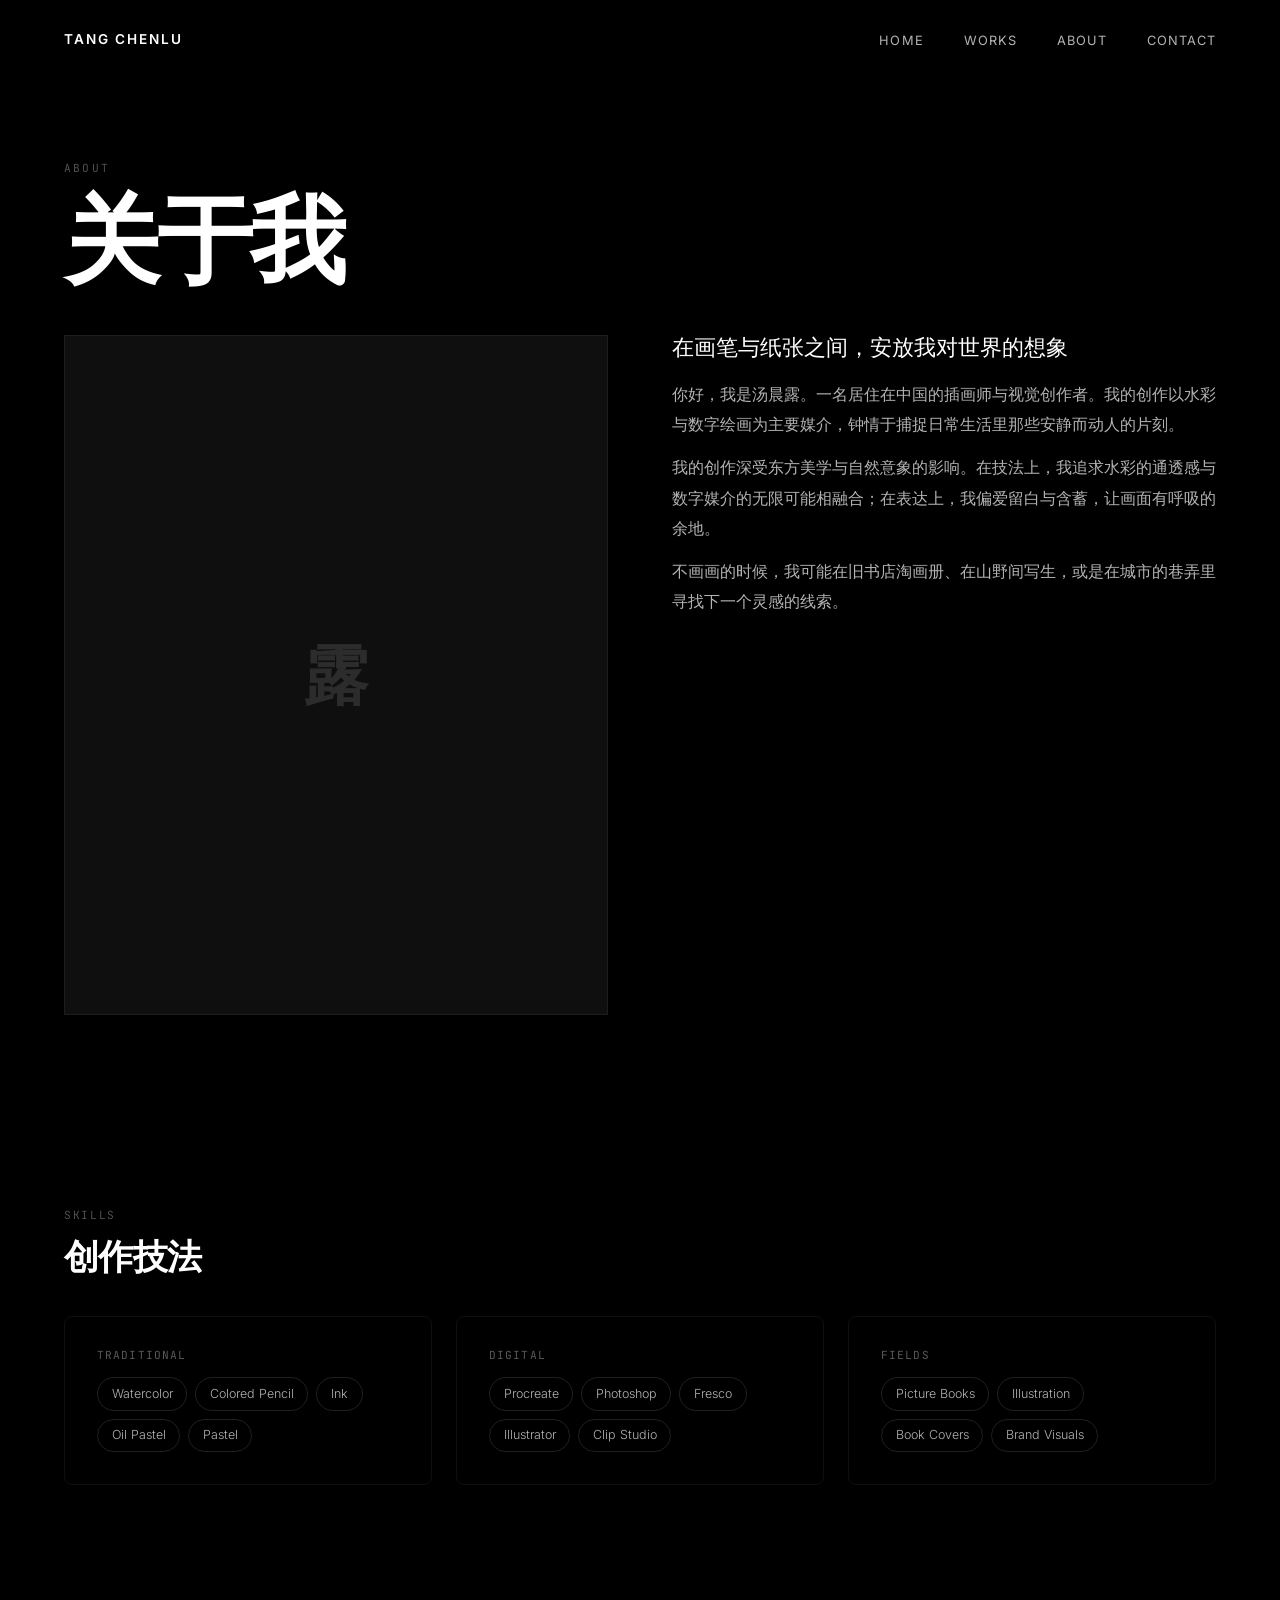
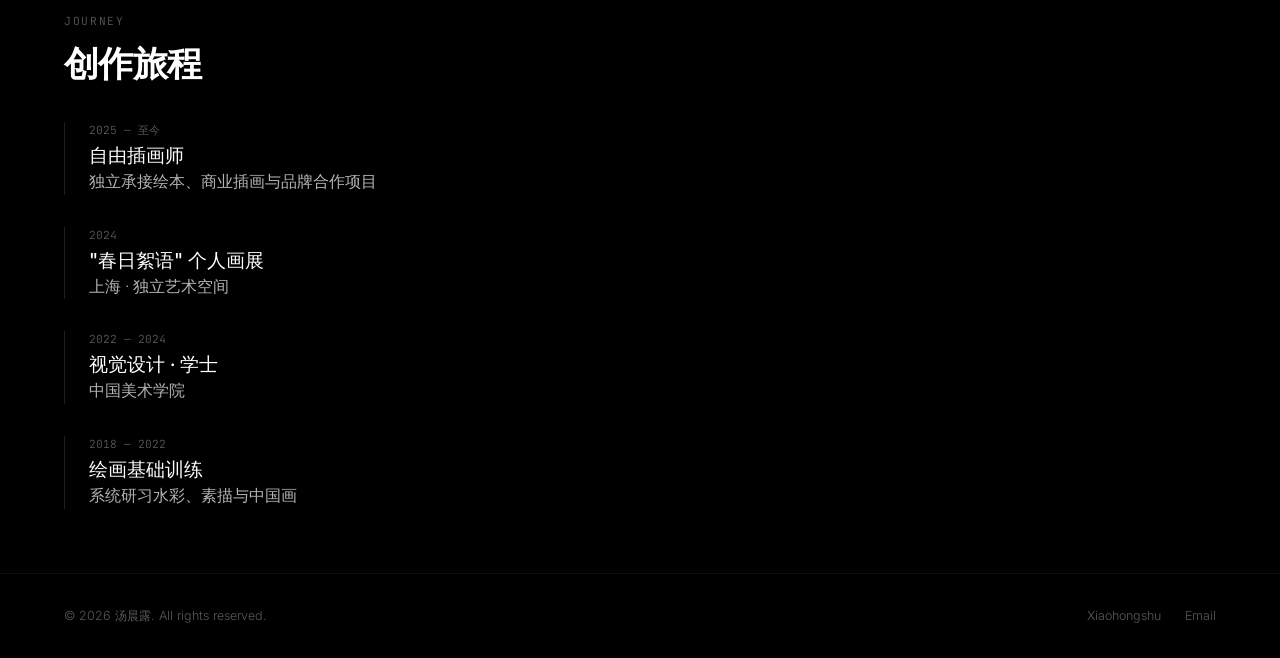
<file: about.html>
<!DOCTYPE html>
<html lang="zh-CN">
<head>
  <meta charset="UTF-8">
  <meta name="viewport" content="width=device-width, initial-scale=1.0">
  <meta name="description" content="关于汤晨露 — 插画师">
  <title>关于 — 汤晨露</title>
  <link rel="preconnect" href="https://fonts.googleapis.com">
  <link rel="preconnect" href="https://fonts.gstatic.com" crossorigin>
  <link href="https://fonts.googleapis.com/css2?family=Inter:wght@300;400;500;600;700;900&family=JetBrains+Mono:wght@400;600&display=swap" rel="stylesheet">
  <link rel="stylesheet" href="css/style.css">
  <style>
    .page-header { padding: calc(var(--nav-height) + 5rem) clamp(1.5rem, 5vw, 4rem) 3rem; max-width: var(--max-width); margin: 0 auto; }
    .page-header__label { font-family: var(--font-mono); font-size: 0.7rem; letter-spacing: 0.2em; text-transform: uppercase; color: var(--text-muted); margin-bottom: 0.8rem; }
    .page-header__title { font-size: clamp(3rem, 8vw, 6rem); font-weight: 700; letter-spacing: -0.03em; line-height: 1; }
    .section { padding: 4rem clamp(1.5rem, 5vw, 4rem); max-width: var(--max-width); margin: 0 auto; }
    .section__label { font-family: var(--font-mono); font-size: 0.7rem; letter-spacing: 0.15em; text-transform: uppercase; color: var(--text-muted); margin-bottom: 0.8rem; }
    .section__title { font-size: clamp(1.8rem, 3vw, 2.2rem); font-weight: 600; margin-bottom: 2.5rem; letter-spacing: -0.02em; }
    .about-intro { display: grid; grid-template-columns: 1fr 1fr; gap: 4rem; align-items: start; margin-bottom: 4rem; }
    .about-intro__image { aspect-ratio: 4/5; background: var(--bg-tertiary); border: 1px solid var(--border-subtle); display: flex; align-items: center; justify-content: center; font-size: 4rem; color: var(--text-dim); font-weight: 700; }
    .about-intro__text h2 { font-size: 1.4rem; font-weight: 500; margin-bottom: 1.2rem; }
    .about-intro__text p { color: var(--text-secondary); margin-bottom: 0.8rem; line-height: 1.9; font-weight: 300; }
    .skills-grid { display: grid; grid-template-columns: repeat(3, 1fr); gap: 1.5rem; }
    .skill-category { border: 1px solid var(--border-subtle); padding: 2rem; border-radius: 8px; }
    .skill-category__title { font-family: var(--font-mono); font-size: 0.7rem; letter-spacing: 0.1em; text-transform: uppercase; color: var(--text-muted); margin-bottom: 1rem; }
    .skill-category__list { display: flex; flex-wrap: wrap; gap: 0.5rem; }
    .skill-tag { font-size: 0.78rem; padding: 0.35rem 0.85rem; border: 1px solid var(--border-default); color: var(--text-secondary); border-radius: 100px; transition: all 0.3s; }
    .skill-tag:hover { border-color: #fff; color: #fff; }
    .timeline { display: flex; flex-direction: column; gap: 2rem; }
    .timeline__item { border-left: 1px solid var(--border-default); padding-left: 1.5rem; }
    .timeline__year { font-family: var(--font-mono); font-size: 0.7rem; color: var(--text-muted); margin-bottom: 0.3rem; }
    .timeline__title { font-size: 1.2rem; font-weight: 500; margin-bottom: 0.2rem; }
    .timeline__subtitle { color: var(--text-secondary); font-weight: 300; }
    @media (max-width: 768px) {
      .about-intro { grid-template-columns: 1fr; }
      .skills-grid { grid-template-columns: 1fr; }
    }
  </style>
</head>
<body>

  <nav class="nav" id="nav">
    <a href="index.html#hero" class="nav__logo">Tang Chenlu</a>
    <ul class="nav__links">
      <li><a href="index.html" class="nav__link">Home</a></li>
      <li><a href="index.html#gallery" class="nav__link">Works</a></li>
      <li><a href="index.html#about" class="nav__link">About</a></li>
      <li><a href="index.html#contact" class="nav__link">Contact</a></li>
    </ul>
    <button class="nav__menu-btn" aria-label="Menu">
      <span></span><span></span>
    </button>
  </nav>

  <div class="mobile-nav" id="mobile-nav">
    <button class="mobile-nav__close" aria-label="Close">&times;</button>
    <a href="index.html" class="mobile-nav__link">Home</a>
    <a href="index.html#gallery" class="mobile-nav__link">Works</a>
    <a href="index.html#about" class="mobile-nav__link">About</a>
    <a href="index.html#contact" class="mobile-nav__link">Contact</a>
  </div>

  <header class="page-header">
    <p class="page-header__label">About</p>
    <h1 class="page-header__title">关于我</h1>
  </header>

  <section class="section" style="padding-top: 0;">
    <div class="about-intro">
      <div class="about-intro__image" data-animate>露</div>
      <div class="about-intro__text" data-animate>
        <h2>在画笔与纸张之间，安放我对世界的想象</h2>
        <p>你好，我是汤晨露。一名居住在中国的插画师与视觉创作者。我的创作以水彩与数字绘画为主要媒介，钟情于捕捉日常生活里那些安静而动人的片刻。</p>
        <p>我的创作深受东方美学与自然意象的影响。在技法上，我追求水彩的通透感与数字媒介的无限可能相融合；在表达上，我偏爱留白与含蓄，让画面有呼吸的余地。</p>
        <p>不画画的时候，我可能在旧书店淘画册、在山野间写生，或是在城市的巷弄里寻找下一个灵感的线索。</p>
      </div>
    </div>
  </section>

  <section class="section">
    <p class="section__label" data-animate>Skills</p>
    <h2 class="section__title" data-animate>创作技法</h2>
    <div class="skills-grid" data-animate>
      <div class="skill-category">
        <h3 class="skill-category__title">Traditional</h3>
        <div class="skill-category__list">
          <span class="skill-tag">Watercolor</span><span class="skill-tag">Colored Pencil</span><span class="skill-tag">Ink</span><span class="skill-tag">Oil Pastel</span><span class="skill-tag">Pastel</span>
        </div>
      </div>
      <div class="skill-category">
        <h3 class="skill-category__title">Digital</h3>
        <div class="skill-category__list">
          <span class="skill-tag">Procreate</span><span class="skill-tag">Photoshop</span><span class="skill-tag">Fresco</span><span class="skill-tag">Illustrator</span><span class="skill-tag">Clip Studio</span>
        </div>
      </div>
      <div class="skill-category">
        <h3 class="skill-category__title">Fields</h3>
        <div class="skill-category__list">
          <span class="skill-tag">Picture Books</span><span class="skill-tag">Illustration</span><span class="skill-tag">Book Covers</span><span class="skill-tag">Brand Visuals</span>
        </div>
      </div>
    </div>
  </section>

  <section class="section">
    <p class="section__label" data-animate>Journey</p>
    <h2 class="section__title" data-animate>创作旅程</h2>
    <div class="timeline" data-animate>
      <div class="timeline__item">
        <p class="timeline__year">2025 — 至今</p>
        <h3 class="timeline__title">自由插画师</h3>
        <p class="timeline__subtitle">独立承接绘本、商业插画与品牌合作项目</p>
      </div>
      <div class="timeline__item">
        <p class="timeline__year">2024</p>
        <h3 class="timeline__title">"春日絮语" 个人画展</h3>
        <p class="timeline__subtitle">上海 · 独立艺术空间</p>
      </div>
      <div class="timeline__item">
        <p class="timeline__year">2022 — 2024</p>
        <h3 class="timeline__title">视觉设计 · 学士</h3>
        <p class="timeline__subtitle">中国美术学院</p>
      </div>
      <div class="timeline__item">
        <p class="timeline__year">2018 — 2022</p>
        <h3 class="timeline__title">绘画基础训练</h3>
        <p class="timeline__subtitle">系统研习水彩、素描与中国画</p>
      </div>
    </div>
  </section>

  <footer class="footer">
    <p>&copy; 2026 汤晨露. All rights reserved.</p>
    <div class="footer__links">
      <a href="https://www.xiaohongshu.com/user/profile/6369948293" class="footer__link" target="_blank" rel="noopener">Xiaohongshu</a>
      <a href="mailto:hello@tangchenlu.art" class="footer__link">Email</a>
    </div>
  </footer>

  <script src="js/navigation.js"></script>
  <script>
    document.addEventListener('DOMContentLoaded', () => {
      if (typeof initNavigation === 'function') initNavigation();
      // Scroll animations
      const els = document.querySelectorAll('[data-animate]');
      if (els.length > 0 && window.IntersectionObserver) {
        const obs = new IntersectionObserver((entries) => {
          entries.forEach(e => { if (e.isIntersecting) { e.target.classList.add('is-visible'); obs.unobserve(e.target); } });
        }, { threshold: 0.1, rootMargin: '0px 0px -40px 0px' });
        els.forEach(el => obs.observe(el));
      }
    });
  </script>
</body>
</html>
</file>
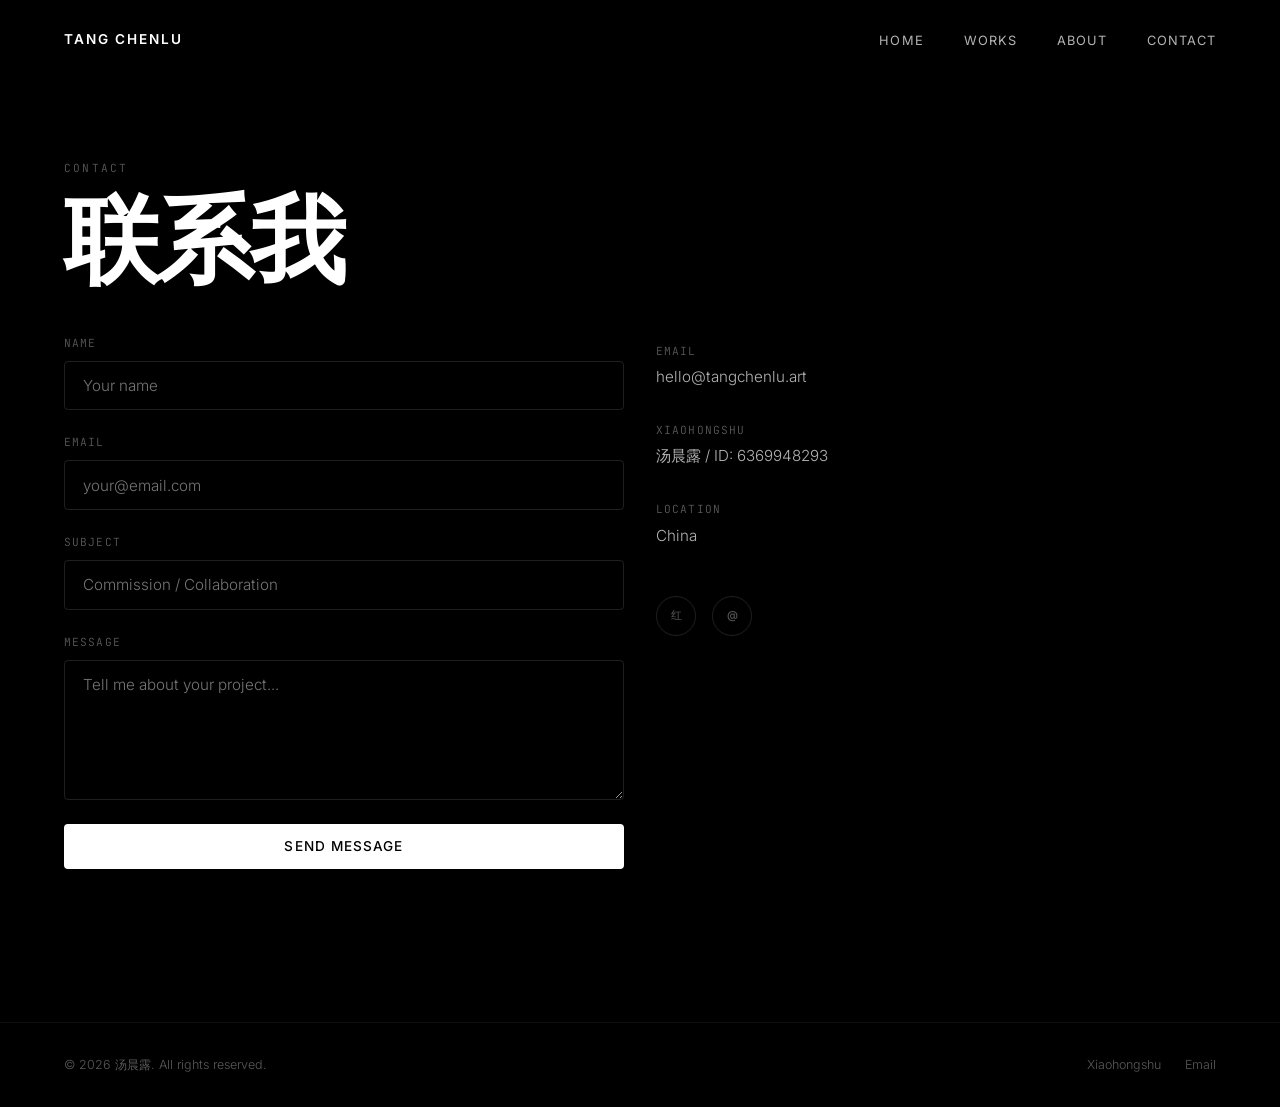
<file: contact.html>
<!DOCTYPE html>
<html lang="zh-CN">
<head>
  <meta charset="UTF-8">
  <meta name="viewport" content="width=device-width, initial-scale=1.0">
  <meta name="description" content="联系汤晨露 — 合作与交流">
  <title>联系 — 汤晨露</title>
  <link rel="preconnect" href="https://fonts.googleapis.com">
  <link rel="preconnect" href="https://fonts.gstatic.com" crossorigin>
  <link href="https://fonts.googleapis.com/css2?family=Inter:wght@300;400;500;600;700;900&family=JetBrains+Mono:wght@400;600&display=swap" rel="stylesheet">
  <link rel="stylesheet" href="css/style.css">
  <style>
    .page-header { padding: calc(var(--nav-height) + 5rem) clamp(1.5rem, 5vw, 4rem) 3rem; max-width: var(--max-width); margin: 0 auto; }
    .page-header__label { font-family: var(--font-mono); font-size: 0.7rem; letter-spacing: 0.2em; text-transform: uppercase; color: var(--text-muted); margin-bottom: 0.8rem; }
    .page-header__title { font-size: clamp(3rem, 8vw, 6rem); font-weight: 700; letter-spacing: -0.03em; line-height: 1; }
  </style>
</head>
<body>
  <nav class="nav" id="nav">
    <a href="index.html#hero" class="nav__logo">Tang Chenlu</a>
    <ul class="nav__links">
      <li><a href="index.html" class="nav__link">Home</a></li>
      <li><a href="index.html#gallery" class="nav__link">Works</a></li>
      <li><a href="index.html#about" class="nav__link">About</a></li>
      <li><a href="index.html#contact" class="nav__link">Contact</a></li>
    </ul>
    <button class="nav__menu-btn" aria-label="Menu"><span></span><span></span></button>
  </nav>
  <div class="mobile-nav" id="mobile-nav">
    <button class="mobile-nav__close" aria-label="Close">&times;</button>
    <a href="index.html" class="mobile-nav__link">Home</a>
    <a href="index.html#gallery" class="mobile-nav__link">Works</a>
    <a href="index.html#about" class="mobile-nav__link">About</a>
    <a href="index.html#contact" class="mobile-nav__link">Contact</a>
  </div>

  <header class="page-header">
    <p class="page-header__label">Contact</p>
    <h1 class="page-header__title">联系我</h1>
  </header>

  <section class="contact" style="padding-top: 0;">
    <div class="contact__layout">
      <form class="contact__form" id="contact-form" data-animate>
        <div class="form-group">
          <label class="form-label" for="name">Name</label>
          <input class="form-input" type="text" id="name" name="name" placeholder="Your name" required>
        </div>
        <div class="form-group">
          <label class="form-label" for="email">Email</label>
          <input class="form-input" type="email" id="email" name="email" placeholder="your@email.com" required>
        </div>
        <div class="form-group">
          <label class="form-label" for="subject">Subject</label>
          <input class="form-input" type="text" id="subject" name="subject" placeholder="Commission / Collaboration" required>
        </div>
        <div class="form-group">
          <label class="form-label" for="message">Message</label>
          <textarea class="form-textarea" id="message" name="message" placeholder="Tell me about your project..." required></textarea>
        </div>
        <button type="submit" class="btn btn--primary">Send Message</button>
      </form>

      <div class="contact__info" data-animate>
        <div class="contact__detail">
          <p class="contact__detail-label">Email</p>
          <a href="mailto:hello@tangchenlu.art" class="contact__detail-value">hello@tangchenlu.art</a>
        </div>
        <div class="contact__detail">
          <p class="contact__detail-label">Xiaohongshu</p>
          <a href="https://www.xiaohongshu.com/user/profile/6369948293" class="contact__detail-value" target="_blank" rel="noopener">汤晨露 / ID: 6369948293</a>
        </div>
        <div class="contact__detail">
          <p class="contact__detail-label">Location</p>
          <p class="contact__detail-value">China</p>
        </div>
        <div class="contact__socials">
          <a href="https://www.xiaohongshu.com/user/profile/6369948293" class="social-link" target="_blank" rel="noopener" title="Xiaohongshu">红</a>
          <a href="mailto:hello@tangchenlu.art" class="social-link" title="Email">@</a>
        </div>
      </div>
    </div>
  </section>

  <footer class="footer">
    <p>&copy; 2026 汤晨露. All rights reserved.</p>
    <div class="footer__links">
      <a href="https://www.xiaohongshu.com/user/profile/6369948293" class="footer__link" target="_blank" rel="noopener">Xiaohongshu</a>
      <a href="mailto:hello@tangchenlu.art" class="footer__link">Email</a>
    </div>
  </footer>

  <script src="js/navigation.js"></script>
  <script>
    document.addEventListener('DOMContentLoaded', () => {
      if (typeof initNavigation === 'function') initNavigation();
      const els = document.querySelectorAll('[data-animate]');
      if (els.length > 0 && window.IntersectionObserver) {
        const obs = new IntersectionObserver((entries) => {
          entries.forEach(e => { if (e.isIntersecting) { e.target.classList.add('is-visible'); obs.unobserve(e.target); } });
        }, { threshold: 0.1, rootMargin: '0px 0px -40px 0px' });
        els.forEach(el => obs.observe(el));
      }
      // Contact form
      const form = document.getElementById('contact-form');
      if (form) {
        form.addEventListener('submit', (e) => {
          e.preventDefault();
          const btn = form.querySelector('.btn');
          const orig = btn.textContent;
          btn.textContent = 'Sending...'; btn.disabled = true;
          setTimeout(() => {
            btn.textContent = 'Sent!'; form.reset();
            setTimeout(() => { btn.textContent = orig; btn.disabled = false; }, 2500);
          }, 1000);
        });
      }
    });
  </script>
</body>
</html>
</file>
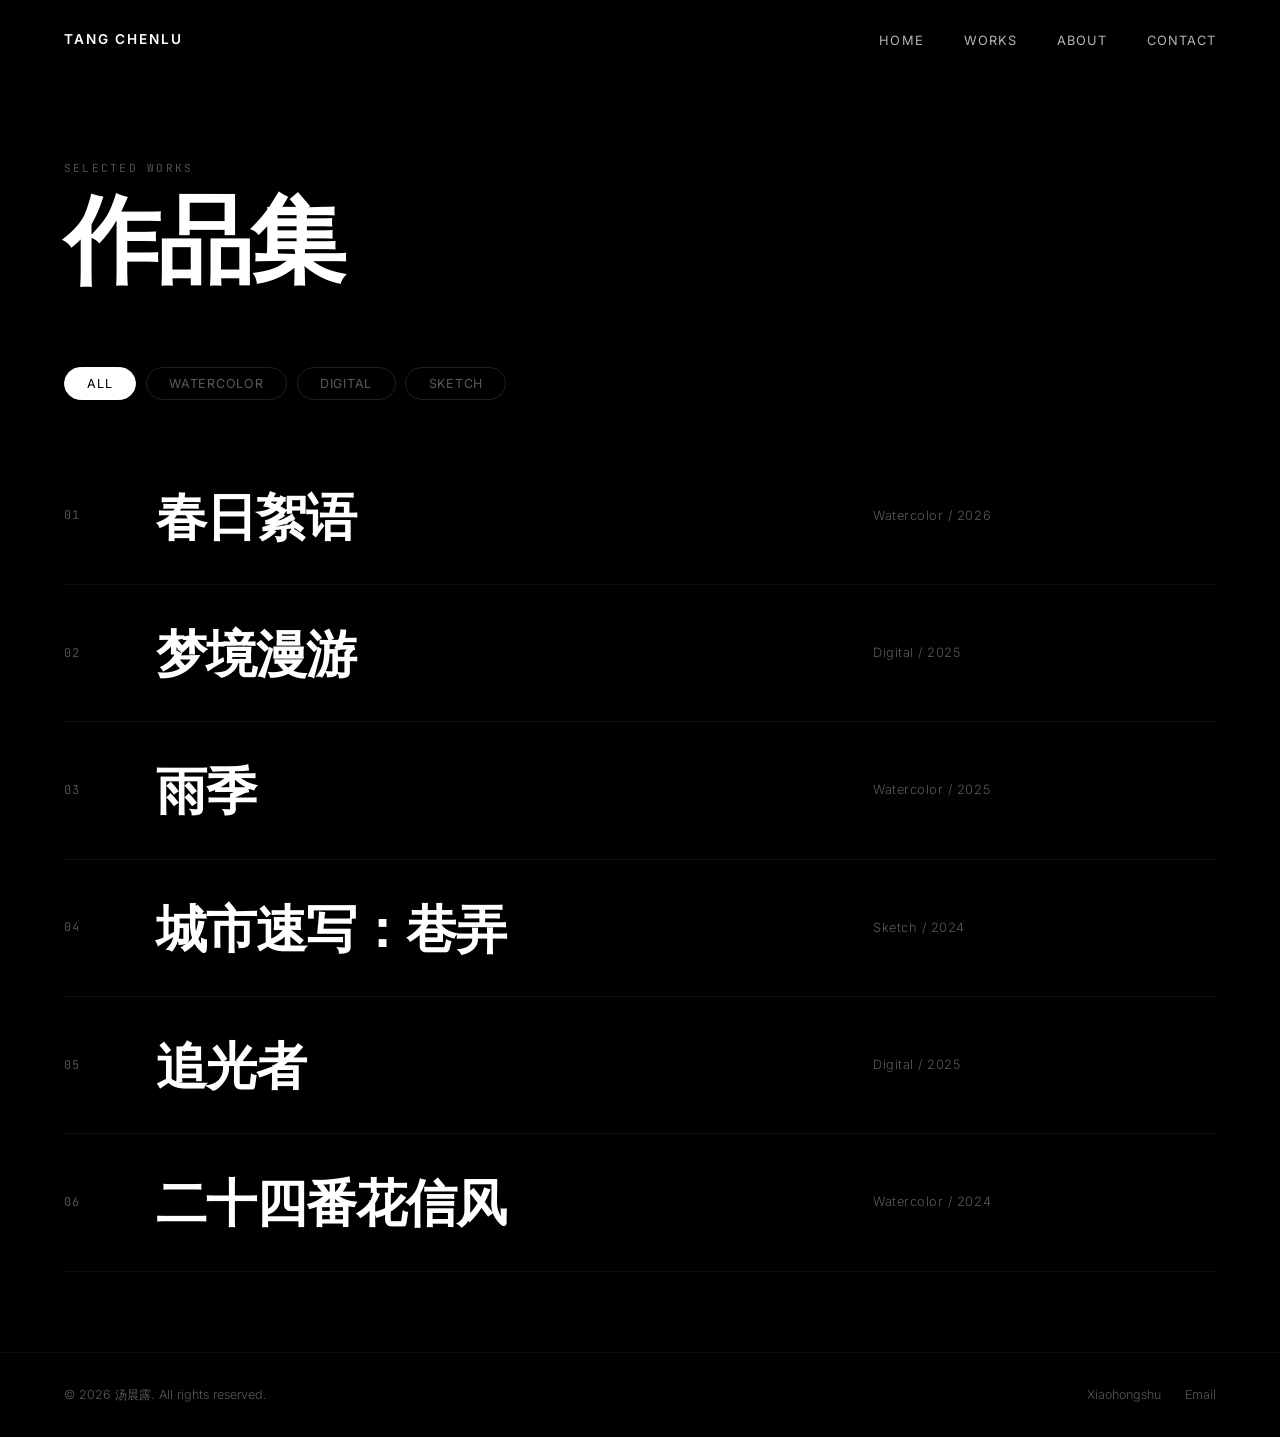
<file: works.html>
<!DOCTYPE html>
<html lang="zh-CN">
<head>
  <meta charset="UTF-8">
  <meta name="viewport" content="width=device-width, initial-scale=1.0">
  <meta name="description" content="作品集 — 汤晨露">
  <title>作品集 — 汤晨露</title>
  <link rel="preconnect" href="https://fonts.googleapis.com">
  <link rel="preconnect" href="https://fonts.gstatic.com" crossorigin>
  <link href="https://fonts.googleapis.com/css2?family=Inter:wght@300;400;500;600;700;900&family=JetBrains+Mono:wght@400;600&display=swap" rel="stylesheet">
  <link rel="stylesheet" href="css/style.css">
  <style>
    .page-header { padding: calc(var(--nav-height) + 5rem) clamp(1.5rem, 5vw, 4rem) 3rem; max-width: var(--max-width); margin: 0 auto; }
    .page-header__label { font-family: var(--font-mono); font-size: 0.7rem; letter-spacing: 0.2em; text-transform: uppercase; color: var(--text-muted); margin-bottom: 0.8rem; }
    .page-header__title { font-size: clamp(3rem, 8vw, 6rem); font-weight: 700; letter-spacing: -0.03em; line-height: 1; }
    .works-page { padding: 2rem clamp(1.5rem, 5vw, 4rem) 5rem; max-width: var(--max-width); margin: 0 auto; }
  </style>
</head>
<body>
  <nav class="nav" id="nav">
    <a href="index.html#hero" class="nav__logo">Tang Chenlu</a>
    <ul class="nav__links">
      <li><a href="index.html" class="nav__link">Home</a></li>
      <li><a href="index.html#gallery" class="nav__link">Works</a></li>
      <li><a href="index.html#about" class="nav__link">About</a></li>
      <li><a href="index.html#contact" class="nav__link">Contact</a></li>
    </ul>
    <button class="nav__menu-btn" aria-label="Menu"><span></span><span></span></button>
  </nav>
  <div class="mobile-nav" id="mobile-nav">
    <button class="mobile-nav__close" aria-label="Close">&times;</button>
    <a href="index.html" class="mobile-nav__link">Home</a>
    <a href="index.html#gallery" class="mobile-nav__link">Works</a>
    <a href="index.html#about" class="mobile-nav__link">About</a>
    <a href="index.html#contact" class="mobile-nav__link">Contact</a>
  </div>

  <header class="page-header">
    <p class="page-header__label">Selected Works</p>
    <h1 class="page-header__title">作品集</h1>
  </header>

  <section class="works-page">
    <div class="gallery__filters" style="margin-bottom: 3rem;">
      <button class="filter-btn filter-btn--active" data-filter="all">All</button>
      <button class="filter-btn" data-filter="watercolor">Watercolor</button>
      <button class="filter-btn" data-filter="digital">Digital</button>
      <button class="filter-btn" data-filter="sketch">Sketch</button>
    </div>
    <div class="projects-list">
      <article class="project-item" data-category="watercolor" data-animate>
        <div class="project-item__index">01</div>
        <h3 class="project-item__title">春日絮语</h3>
        <p class="project-item__meta">Watercolor / 2026</p>
        <div class="project-item__preview"><span class="project-item__preview-placeholder">春</span></div>
      </article>
      <article class="project-item" data-category="digital" data-animate>
        <div class="project-item__index">02</div>
        <h3 class="project-item__title">梦境漫游</h3>
        <p class="project-item__meta">Digital / 2025</p>
        <div class="project-item__preview"><span class="project-item__preview-placeholder">梦</span></div>
      </article>
      <article class="project-item" data-category="watercolor" data-animate>
        <div class="project-item__index">03</div>
        <h3 class="project-item__title">雨季</h3>
        <p class="project-item__meta">Watercolor / 2025</p>
        <div class="project-item__preview"><span class="project-item__preview-placeholder">雨</span></div>
      </article>
      <article class="project-item" data-category="sketch" data-animate>
        <div class="project-item__index">04</div>
        <h3 class="project-item__title">城市速写：巷弄</h3>
        <p class="project-item__meta">Sketch / 2024</p>
        <div class="project-item__preview"><span class="project-item__preview-placeholder">巷</span></div>
      </article>
      <article class="project-item" data-category="digital" data-animate>
        <div class="project-item__index">05</div>
        <h3 class="project-item__title">追光者</h3>
        <p class="project-item__meta">Digital / 2025</p>
        <div class="project-item__preview"><span class="project-item__preview-placeholder">光</span></div>
      </article>
      <article class="project-item" data-category="watercolor" data-animate>
        <div class="project-item__index">06</div>
        <h3 class="project-item__title">二十四番花信风</h3>
        <p class="project-item__meta">Watercolor / 2024</p>
        <div class="project-item__preview"><span class="project-item__preview-placeholder">花</span></div>
      </article>
    </div>
  </section>

  <footer class="footer">
    <p>&copy; 2026 汤晨露. All rights reserved.</p>
    <div class="footer__links">
      <a href="https://www.xiaohongshu.com/user/profile/6369948293" class="footer__link" target="_blank" rel="noopener">Xiaohongshu</a>
      <a href="mailto:hello@tangchenlu.art" class="footer__link">Email</a>
    </div>
  </footer>

  <script src="js/navigation.js"></script>
  <script>
    document.addEventListener('DOMContentLoaded', () => {
      if (typeof initNavigation === 'function') initNavigation();
      const els = document.querySelectorAll('[data-animate]');
      if (els.length > 0 && window.IntersectionObserver) {
        const obs = new IntersectionObserver((entries) => {
          entries.forEach(e => { if (e.isIntersecting) { e.target.classList.add('is-visible'); obs.unobserve(e.target); } });
        }, { threshold: 0.1, rootMargin: '0px 0px -40px 0px' });
        els.forEach(el => obs.observe(el));
      }
      document.querySelectorAll('.filter-btn').forEach(btn => {
        btn.addEventListener('click', () => {
          document.querySelectorAll('.filter-btn').forEach(b => b.classList.remove('filter-btn--active'));
          btn.classList.add('filter-btn--active');
          document.querySelectorAll('.project-item').forEach(item => {
            const cat = btn.dataset.filter;
            item.style.display = (cat === 'all' || item.dataset.category === cat) ? 'grid' : 'none';
          });
        });
      });
    });
  </script>
</body>
</html>
</file>
<file: css/style.css>
/* === CSS Custom Properties: Dark Theme === */
:root {
  --bg-primary: #000000;
  --bg-secondary: #0a0a0a;
  --bg-tertiary: #0f0f0f;
  --text-primary: #ffffff;
  --text-secondary: rgba(255, 255, 255, 0.7);
  --text-muted: rgba(255, 255, 255, 0.35);
  --text-dim: rgba(255, 255, 255, 0.12);
  --border-subtle: rgba(255, 255, 255, 0.06);
  --border-default: rgba(255, 255, 255, 0.12);
  --border-active: rgba(255, 255, 255, 0.3);
  --accent-white: #ffffff;
  --accent-blue: #5b8cff;
  --font-sans: 'Inter', 'Helvetica Neue', Helvetica, Arial, sans-serif;
  --font-mono: 'JetBrains Mono', 'Courier New', monospace;
  --max-width: 1400px;
  --nav-height: 80px;
  --ease-out-expo: cubic-bezier(0.19, 1, 0.22, 1);
  --ease-out-quart: cubic-bezier(0.25, 1, 0.5, 1);
  --ease-in-out: cubic-bezier(0.65, 0, 0.35, 1);
  --z-particles: 0;
  --z-three: 1;
  --z-content: 10;
  --z-nav: 100;
  --z-overlay: 1000;
  --z-loader: 9999;
  --z-cursor: 10000;
}

/* === Reset & Base === */
*,
*::before,
*::after {
  margin: 0;
  padding: 0;
  box-sizing: border-box;
}

html {
  scroll-behavior: auto;
  font-size: 16px;
  -webkit-font-smoothing: antialiased;
  -moz-osx-font-smoothing: grayscale;
  background: var(--bg-primary);
}

body {
  background-color: var(--bg-primary);
  color: var(--text-primary);
  font-family: var(--font-sans);
  font-weight: 300;
  line-height: 1.6;
  overflow-x: hidden;
  min-height: 100vh;
}

::selection {
  background: rgba(255, 255, 255, 0.2);
  color: #fff;
}

a {
  color: inherit;
  text-decoration: none;
}

ul { list-style: none; }

img {
  max-width: 100%;
  display: block;
}

button {
  cursor: pointer;
  font-family: inherit;
}

/* Scrollbar */
::-webkit-scrollbar { width: 4px; }
::-webkit-scrollbar-track { background: #000; }
::-webkit-scrollbar-thumb { background: rgba(255, 255, 255, 0.15); border-radius: 2px; }
::-webkit-scrollbar-thumb:hover { background: rgba(255, 255, 255, 0.3); }

/* === Typography === */
h1, h2, h3, h4 {
  font-weight: 400;
  line-height: 1.1;
}

/* === Loader === */
.loader {
  position: fixed;
  inset: 0;
  z-index: var(--z-loader);
  background: #000;
  display: flex;
  flex-direction: column;
  align-items: center;
  justify-content: center;
  gap: 2rem;
  transition: opacity 0.6s var(--ease-out-expo);
}

.loader--hidden {
  opacity: 0;
  pointer-events: none;
}

.loader__text {
  font-size: 0.8rem;
  letter-spacing: 0.3em;
  text-transform: uppercase;
  color: var(--text-muted);
  font-weight: 400;
}

.loader__bar {
  width: 120px;
  height: 1px;
  background: rgba(255, 255, 255, 0.1);
  overflow: hidden;
}

.loader__bar-fill {
  width: 100%;
  height: 100%;
  background: #fff;
  transform-origin: left;
  animation: loaderBar 1.8s var(--ease-out-expo) infinite;
}

@keyframes loaderBar {
  0% { transform: scaleX(0); transform-origin: left; }
  50% { transform: scaleX(1); transform-origin: left; }
  50.01% { transform-origin: right; }
  100% { transform: scaleX(0); transform-origin: right; }
}

/* === Navigation === */
.nav {
  position: fixed;
  top: 0;
  left: 0;
  right: 0;
  z-index: var(--z-nav);
  height: var(--nav-height);
  display: flex;
  align-items: center;
  justify-content: space-between;
  padding: 0 clamp(1.5rem, 5vw, 4rem);
  transition: background 0.5s var(--ease-out-expo),
              box-shadow 0.5s var(--ease-out-expo);
}

.nav--scrolled {
  background: rgba(0, 0, 0, 0.85);
  backdrop-filter: blur(20px);
  -webkit-backdrop-filter: blur(20px);
  box-shadow: 0 1px 0 rgba(255, 255, 255, 0.06);
}

.nav__logo {
  font-size: 0.85rem;
  font-weight: 600;
  letter-spacing: 0.15em;
  text-transform: uppercase;
  color: #fff;
  transition: opacity 0.3s;
}

.nav__logo:hover { opacity: 0.7; }

.nav__links {
  display: flex;
  gap: 2.5rem;
  align-items: center;
}

.nav__link {
  font-size: 0.8rem;
  font-weight: 400;
  letter-spacing: 0.08em;
  color: var(--text-secondary);
  text-transform: uppercase;
  position: relative;
  padding: 0.3rem 0;
  transition: color 0.3s;
}

.nav__link::after {
  content: '';
  position: absolute;
  bottom: -2px;
  left: 0;
  width: 0;
  height: 1px;
  background: #fff;
  transition: width 0.4s var(--ease-out-expo);
}

.nav__link:hover,
.nav__link--active {
  color: #fff;
}

.nav__link:hover::after,
.nav__link--active::after {
  width: 100%;
}

.nav__menu-btn {
  display: none;
  background: none;
  border: none;
  padding: 8px;
  flex-direction: column;
  gap: 5px;
}

.nav__menu-btn span {
  display: block;
  width: 20px;
  height: 1.5px;
  background: #fff;
  transition: transform 0.3s var(--ease-out-expo), opacity 0.3s;
}

/* === Mobile Nav === */
.mobile-nav {
  position: fixed;
  inset: 0;
  z-index: calc(var(--z-nav) + 1);
  background: rgba(0, 0, 0, 0.97);
  backdrop-filter: blur(30px);
  display: flex;
  flex-direction: column;
  align-items: center;
  justify-content: center;
  gap: 3rem;
  transform: translateX(100%);
  transition: transform 0.5s var(--ease-out-expo);
}

.mobile-nav--open { transform: translateX(0); }

.mobile-nav__link {
  font-size: 2rem;
  font-weight: 300;
  letter-spacing: 0.05em;
  color: #fff;
  transition: opacity 0.3s;
}

.mobile-nav__link:hover { opacity: 0.6; }

.mobile-nav__close {
  position: absolute;
  top: 2rem;
  right: 2rem;
  background: none;
  border: none;
  color: #fff;
  font-size: 1.5rem;
  width: 44px;
  height: 44px;
  display: flex;
  align-items: center;
  justify-content: center;
  opacity: 0.6;
  transition: opacity 0.3s;
}

.mobile-nav__close:hover { opacity: 1; }

/* === Three.js Container === */
#three-container {
  position: fixed;
  inset: 0;
  z-index: var(--z-three);
  pointer-events: none;
}

#three-container canvas {
  display: block;
}

/* === Particles Background === */
#particles-bg {
  position: fixed;
  inset: 0;
  z-index: var(--z-particles);
  pointer-events: none;
}

/* === Hero Section === */
.hero {
  position: relative;
  z-index: var(--z-content);
  height: 100vh;
  display: flex;
  align-items: flex-end;
  padding: calc(var(--nav-height) + 2rem) clamp(1.5rem, 5vw, 4rem) 4rem;
  max-width: var(--max-width);
  margin: 0 auto;
}

.hero__info {
  display: flex;
  flex-direction: column;
  gap: 0.6rem;
}

.hero__name {
  font-size: clamp(3.5rem, 8vw, 7rem);
  font-weight: 900;
  line-height: 0.95;
  letter-spacing: -0.02em;
  color: #fff;
}

.hero__role {
  font-size: clamp(0.9rem, 1.5vw, 1.1rem);
  font-weight: 300;
  color: var(--text-secondary);
  letter-spacing: 0.05em;
  margin-bottom: 0.5rem;
}

.hero__contact-line {
  display: flex;
  gap: 1.5rem;
  flex-wrap: wrap;
}

.hero__contact-link {
  font-size: 0.85rem;
  color: var(--text-muted);
  font-weight: 400;
  transition: color 0.3s;
  letter-spacing: 0.03em;
}

.hero__contact-link:hover { color: #fff; }

.hero__explore {
  position: absolute;
  bottom: 3rem;
  left: 50%;
  transform: translateX(-50%);
  background: none;
  border: 1px solid rgba(255, 255, 255, 0.25);
  color: #fff;
  width: 80px;
  height: 80px;
  border-radius: 50%;
  display: flex;
  flex-direction: column;
  align-items: center;
  justify-content: center;
  gap: 0.3rem;
  font-size: 0.65rem;
  letter-spacing: 0.12em;
  text-transform: uppercase;
  transition: all 0.5s var(--ease-out-expo);
  animation: explorePulse 3s ease-in-out infinite;
  z-index: calc(var(--z-content) + 1);
}

.hero__explore:hover {
  background: #fff;
  color: #000;
  border-color: #fff;
  animation: none;
}

.hero__explore-icon {
  font-size: 0.7rem;
  line-height: 1;
}

@keyframes explorePulse {
  0%, 100% { opacity: 0.5; }
  50% { opacity: 1; }
}

.hero__scroll-hint {
  position: absolute;
  bottom: 2rem;
  right: clamp(1.5rem, 5vw, 4rem);
  display: flex;
  align-items: center;
  gap: 0.8rem;
  font-size: 0.7rem;
  letter-spacing: 0.15em;
  text-transform: uppercase;
  color: var(--text-muted);
}

.hero__scroll-line {
  width: 1px;
  height: 40px;
  background: rgba(255, 255, 255, 0.2);
  position: relative;
  overflow: hidden;
}

.hero__scroll-line::after {
  content: '';
  position: absolute;
  top: 0;
  left: 0;
  width: 100%;
  height: 30%;
  background: #fff;
  animation: scrollLine 2s ease-in-out infinite;
}

@keyframes scrollLine {
  0%, 100% { transform: translateY(0); opacity: 0; }
  50% { transform: translateY(120px); opacity: 1; }
}

/* === Section Headers === */
.section-header {
  margin-bottom: 4rem;
}

.section-header__label {
  font-family: var(--font-mono);
  font-size: 0.7rem;
  letter-spacing: 0.2em;
  text-transform: uppercase;
  color: var(--text-muted);
  margin-bottom: 0.8rem;
}

.section-header__title {
  font-size: clamp(3rem, 8vw, 6rem);
  font-weight: 700;
  letter-spacing: -0.03em;
  line-height: 1;
}

/* === Gallery Section === */
.gallery {
  position: relative;
  z-index: var(--z-content);
  padding: var(--section-padding) clamp(1.5rem, 5vw, 4rem);
  max-width: var(--max-width);
  margin: 0 auto;
}

:root { --section-padding: clamp(5rem, 12vw, 10rem); }

/* Filter */
.gallery__filters {
  display: flex;
  gap: 0.6rem;
  margin-bottom: 4rem;
  flex-wrap: wrap;
}

.filter-btn {
  font-size: 0.78rem;
  letter-spacing: 0.06em;
  background: transparent;
  border: 1px solid var(--border-default);
  color: var(--text-muted);
  padding: 0.5rem 1.4rem;
  border-radius: 100px;
  transition: all 0.35s var(--ease-out-expo);
  text-transform: uppercase;
  font-weight: 400;
}

.filter-btn:hover {
  color: #fff;
  border-color: rgba(255, 255, 255, 0.5);
}

.filter-btn--active {
  color: #000;
  background: #fff;
  border-color: #fff;
}

/* Project List */
.projects-list {
  display: flex;
  flex-direction: column;
  gap: 0;
}

.project-item {
  display: grid;
  grid-template-columns: 60px 2fr 1fr;
  align-items: center;
  gap: 2rem;
  padding: 2.5rem 0;
  border-bottom: 1px solid var(--border-subtle);
  cursor: pointer;
  position: relative;
  transition: all 0.4s var(--ease-out-expo);
}

.project-item:hover {
  padding-left: 1rem;
}

.project-item__index {
  font-family: var(--font-mono);
  font-size: 0.75rem;
  color: var(--text-muted);
  letter-spacing: 0.05em;
}

.project-item__title {
  font-size: clamp(1.8rem, 4vw, 3.5rem);
  font-weight: 600;
  letter-spacing: -0.02em;
  color: #fff;
  transition: color 0.3s;
}

.project-item:hover .project-item__title {
  color: #fff;
}

.project-item__meta {
  font-size: 0.8rem;
  color: var(--text-muted);
  letter-spacing: 0.04em;
  transition: color 0.3s;
}

.project-item:hover .project-item__meta {
  color: var(--text-secondary);
}

.project-item__preview {
  position: absolute;
  right: 2rem;
  top: 50%;
  transform: translateY(-50%);
  width: 180px;
  height: 220px;
  background: var(--bg-tertiary);
  border: 1px solid var(--border-subtle);
  display: flex;
  align-items: center;
  justify-content: center;
  opacity: 0;
  pointer-events: none;
  transition: opacity 0.3s var(--ease-out-expo), transform 0.5s var(--ease-out-expo);
  transform: translateY(-50%) scale(0.95);
}

.project-item:hover .project-item__preview {
  opacity: 1;
  transform: translateY(-50%) scale(1);
}

.project-item__preview-placeholder {
  font-size: 3rem;
  color: var(--text-dim);
  font-weight: 700;
}

/* === About Section === */
.about {
  position: relative;
  z-index: var(--z-content);
  padding: var(--section-padding) clamp(1.5rem, 5vw, 4rem);
  max-width: var(--max-width);
  margin: 0 auto;
}

.about__content {
  display: grid;
  gap: 4rem;
}

.about__bio p {
  font-size: clamp(1.1rem, 2vw, 1.4rem);
  line-height: 1.8;
  color: var(--text-secondary);
  max-width: 700px;
  margin-bottom: 1rem;
  font-weight: 300;
}

.about__skills {
  display: grid;
  grid-template-columns: repeat(3, 1fr);
  gap: 2rem;
}

.skill-group__title {
  font-family: var(--font-mono);
  font-size: 0.7rem;
  letter-spacing: 0.15em;
  text-transform: uppercase;
  color: var(--text-muted);
  margin-bottom: 1rem;
  font-weight: 400;
}

.skill-group {
  display: flex;
  flex-wrap: wrap;
  gap: 0.5rem;
  align-content: flex-start;
}

.tag {
  font-size: 0.78rem;
  padding: 0.4rem 1rem;
  background: transparent;
  border: 1px solid var(--border-default);
  color: var(--text-secondary);
  border-radius: 100px;
  transition: all 0.3s;
}

.tag:hover {
  border-color: #fff;
  color: #fff;
}

/* === Contact Section === */
.contact {
  position: relative;
  z-index: var(--z-content);
  padding: var(--section-padding) clamp(1.5rem, 5vw, 4rem);
  max-width: var(--max-width);
  margin: 0 auto;
}

.contact__layout {
  display: grid;
  grid-template-columns: 1fr 1fr;
  gap: 2rem;
}

.contact__form {
  display: flex;
  flex-direction: column;
  gap: 1.5rem;
}

.form-group { display: flex; flex-direction: column; gap: 0.5rem; }

.form-label {
  font-family: var(--font-mono);
  font-size: 0.7rem;
  letter-spacing: 0.1em;
  text-transform: uppercase;
  color: var(--text-muted);
}

.form-input,
.form-textarea {
  width: 100%;
  background: transparent;
  border: 1px solid var(--border-default);
  color: #fff;
  font-family: var(--font-sans);
  font-size: 0.95rem;
  font-weight: 300;
  padding: 0.9rem 1.1rem;
  border-radius: 4px;
  transition: border-color 0.3s, box-shadow 0.3s;
  outline: none;
}

.form-input:focus,
.form-textarea:focus {
  border-color: rgba(255, 255, 255, 0.7);
  box-shadow: 0 0 0 1px rgba(255, 255, 255, 0.1);
}

.form-textarea { resize: vertical; min-height: 140px; }

.btn {
  display: inline-flex;
  align-items: center;
  justify-content: center;
  gap: 0.5rem;
  padding: 0.9rem 2.2rem;
  font-size: 0.85rem;
  letter-spacing: 0.08em;
  text-transform: uppercase;
  border: none;
  border-radius: 4px;
  font-weight: 500;
  transition: all 0.35s var(--ease-out-expo);
  font-family: var(--font-sans);
}

.btn--primary {
  background: #fff;
  color: #000;
}

.btn--primary:hover {
  background: rgba(255, 255, 255, 0.85);
}

.btn--arrow::after {
  content: '→';
  transition: transform 0.3s var(--ease-out-expo);
}

.btn--arrow:hover::after {
  transform: translateX(4px);
}

.contact__info {
  display: flex;
  flex-direction: column;
  gap: 2rem;
  padding-top: 0.5rem;
}

.contact__detail {
  display: flex;
  flex-direction: column;
  gap: 0.3rem;
}

.contact__detail-label {
  font-family: var(--font-mono);
  font-size: 0.7rem;
  letter-spacing: 0.1em;
  text-transform: uppercase;
  color: var(--text-muted);
}

.contact__detail-value {
  font-size: 0.95rem;
  color: var(--text-secondary);
  font-weight: 300;
  transition: color 0.3s;
}

a.contact__detail-value:hover { color: #fff; }

.contact__socials {
  display: flex;
  gap: 1rem;
  margin-top: 1rem;
}

.social-link {
  width: 40px;
  height: 40px;
  display: flex;
  align-items: center;
  justify-content: center;
  border: 1px solid var(--border-default);
  border-radius: 50%;
  font-size: 0.7rem;
  font-weight: 500;
  transition: all 0.3s var(--ease-out-expo);
  color: var(--text-muted);
}

.social-link:hover {
  border-color: #fff;
  color: #fff;
  background: rgba(255, 255, 255, 0.05);
}

/* === Project Overlay === */
.project-overlay {
  position: fixed;
  inset: 0;
  z-index: var(--z-overlay);
  background: rgba(0, 0, 0, 0.96);
  backdrop-filter: blur(30px);
  -webkit-backdrop-filter: blur(30px);
  display: flex;
  align-items: center;
  justify-content: center;
  opacity: 0;
  pointer-events: none;
  transition: opacity 0.4s var(--ease-out-expo);
}

.project-overlay--open {
  opacity: 1;
  pointer-events: auto;
}

.project-overlay__close {
  position: absolute;
  top: 2rem;
  right: 2rem;
  background: none;
  border: none;
  color: #fff;
  font-size: 1.5rem;
  width: 44px;
  height: 44px;
  display: flex;
  align-items: center;
  justify-content: center;
  opacity: 0.6;
  transition: opacity 0.3s;
  z-index: 2;
}

.project-overlay__close:hover { opacity: 1; }

.project-overlay__content {
  display: grid;
  grid-template-columns: 1fr 1fr;
  gap: 3rem;
  max-width: 1100px;
  width: 90%;
  transform: translateY(30px);
  transition: transform 0.5s var(--ease-out-expo);
}

.project-overlay--open .project-overlay__content {
  transform: translateY(0);
}

.project-overlay__image {
  aspect-ratio: 3/4;
  background: var(--bg-tertiary);
  border: 1px solid var(--border-subtle);
  display: flex;
  align-items: center;
  justify-content: center;
}

.project-overlay__placeholder {
  font-size: 5rem;
  font-weight: 900;
  color: var(--text-dim);
}

.project-overlay__info {
  display: flex;
  flex-direction: column;
  justify-content: center;
  gap: 1rem;
}

.project-overlay__meta {
  font-family: var(--font-mono);
  font-size: 0.7rem;
  letter-spacing: 0.15em;
  color: var(--text-muted);
  text-transform: uppercase;
}

.project-overlay__title {
  font-size: clamp(1.8rem, 4vw, 3rem);
  font-weight: 700;
  letter-spacing: -0.02em;
}

.project-overlay__desc {
  font-size: 1rem;
  color: var(--text-secondary);
  line-height: 1.8;
  font-weight: 300;
}

/* === Footer === */
.footer {
  position: relative;
  z-index: var(--z-content);
  padding: 2rem clamp(1.5rem, 5vw, 4rem);
  border-top: 1px solid var(--border-subtle);
  display: flex;
  justify-content: space-between;
  align-items: center;
  flex-wrap: wrap;
  gap: 1rem;
  font-size: 0.78rem;
  color: var(--text-muted);
}

.footer__links {
  display: flex;
  gap: 1.5rem;
}

.footer__link {
  color: var(--text-muted);
  transition: color 0.3s;
}

.footer__link:hover { color: #fff; }

/* === Animation Utilities === */
[data-animate] {
  opacity: 0;
  transform: translateY(30px);
  transition: opacity 0.8s var(--ease-out-expo),
              transform 0.8s var(--ease-out-expo);
}

[data-animate].is-visible {
  opacity: 1;
  transform: translateY(0);
}

.delay-1 { transition-delay: 0.1s; }
.delay-2 { transition-delay: 0.2s; }
.delay-3 { transition-delay: 0.3s; }
.delay-4 { transition-delay: 0.4s; }
.delay-5 { transition-delay: 0.5s; }
.delay-6 { transition-delay: 0.6s; }

/* === Responsive === */
@media (max-width: 1024px) {
  .hero__explore { display: none; }

  .project-item {
    grid-template-columns: 40px 2fr 1fr;
    gap: 1rem;
  }

  .project-item__preview {
    width: 140px;
    height: 180px;
  }

  .about__skills {
    grid-template-columns: repeat(2, 1fr);
  }

  .contact__layout {
    grid-template-columns: 1fr;
  }

  .project-overlay__content {
    grid-template-columns: 1fr;
    gap: 2rem;
  }
}

@media (max-width: 768px) {
  .nav__links { display: none; }
  .nav__menu-btn { display: flex; }

  .hero {
    align-items: center;
    justify-content: center;
    text-align: center;
  }

  .hero__info {
    align-items: center;
  }

  .hero__contact-line {
    justify-content: center;
  }

  .hero__scroll-hint { display: none; }

  .project-item {
    grid-template-columns: 1fr;
    gap: 0.3rem;
    padding: 2rem 0;
  }

  .project-item__index {
    font-size: 0.7rem;
  }

  .project-item__preview {
    display: none;
  }

  .about__skills {
    grid-template-columns: 1fr;
    gap: 1.5rem;
  }

}

@media (max-width: 480px) {
  .hero__name {
    font-size: 2.8rem;
  }

  .gallery__filters {
    gap: 0.4rem;
  }

  .filter-btn {
    padding: 0.4rem 1rem;
    font-size: 0.72rem;
  }

  .btn {
    width: 100%;
  }
}
</file>
